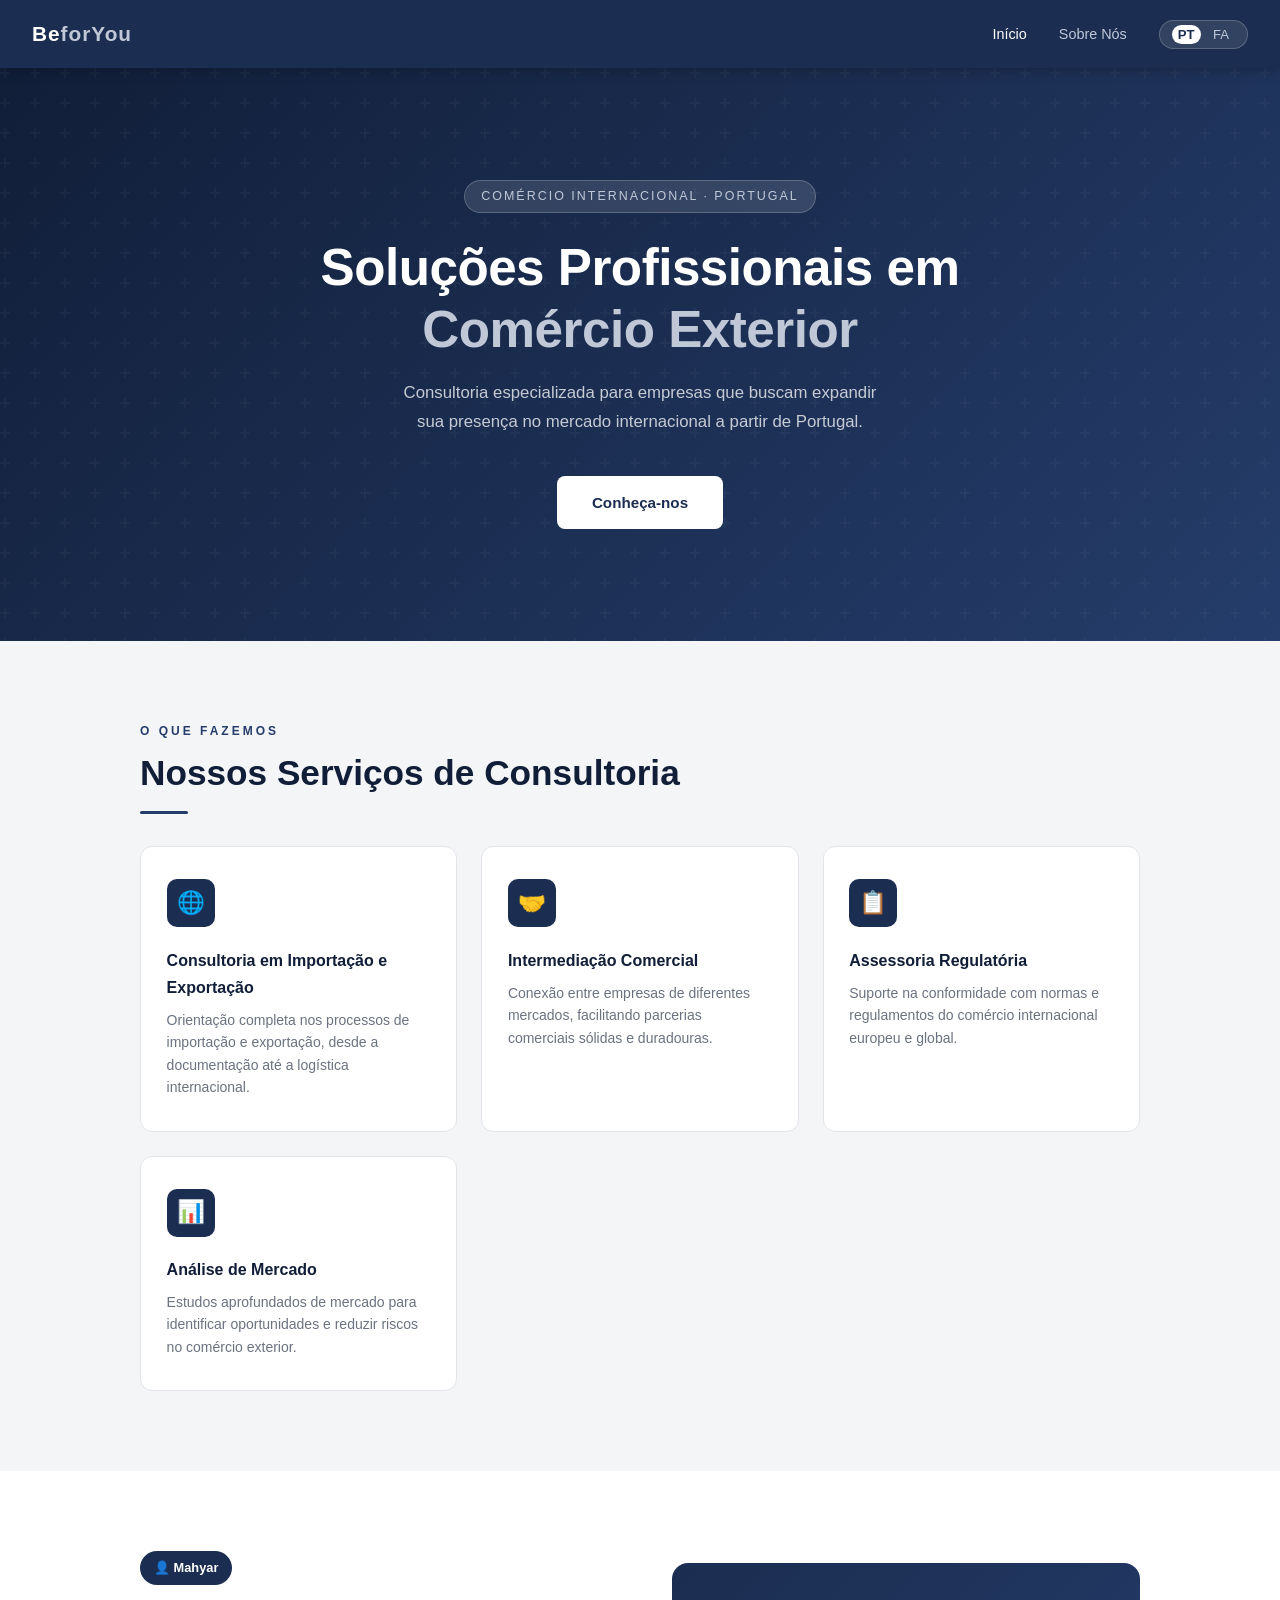
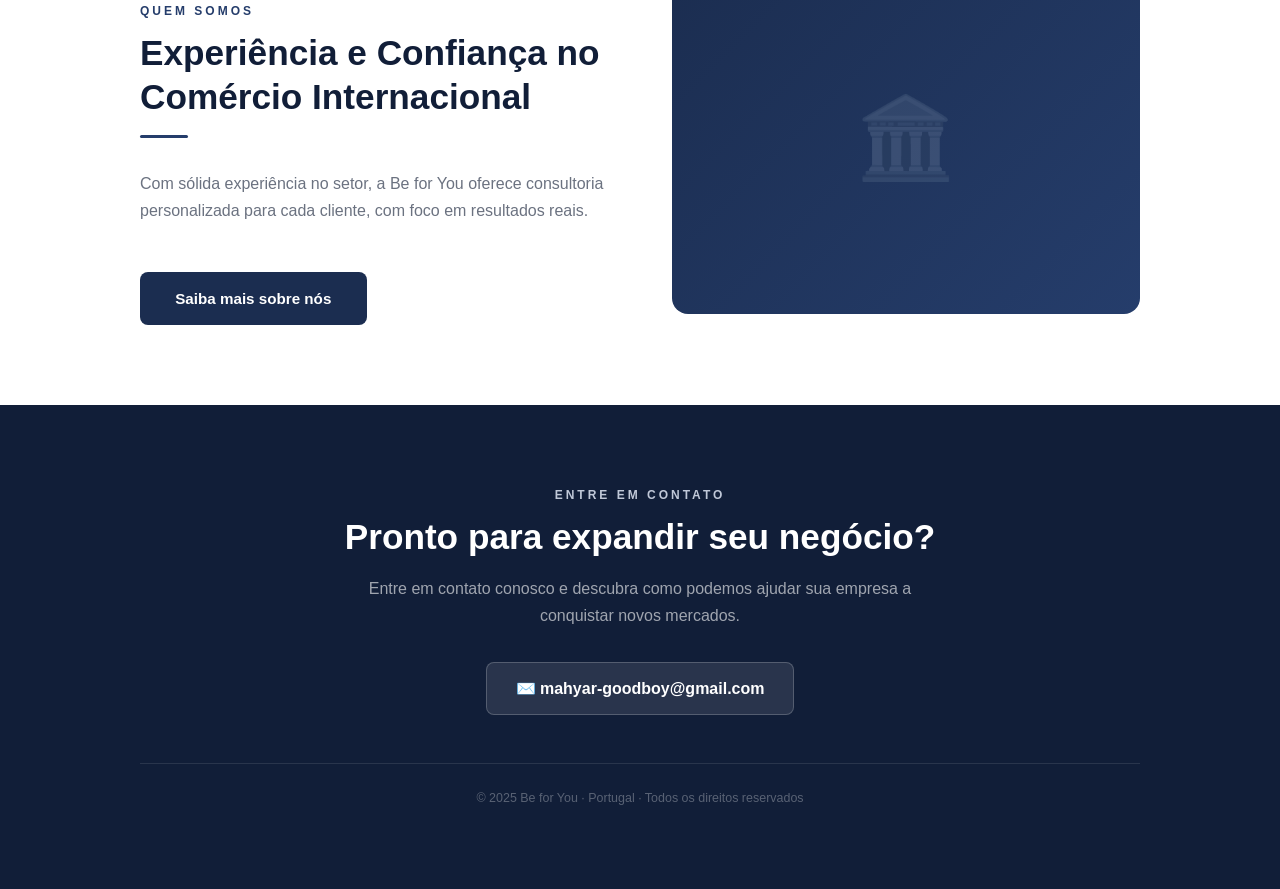
<file: beforyou/index.html>
<!DOCTYPE html>
<html lang="pt">
<head>
  <meta charset="UTF-8" />
  <meta name="viewport" content="width=device-width, initial-scale=1.0" />
  <title>Be for You — Comércio Internacional</title>
  <link rel="stylesheet" href="style.css" />
</head>
<body>

  <!-- NAV -->
  <nav>
    <a href="index.html" class="nav-logo">Be<span>forYou</span></a>
    <ul class="nav-links">
      <li><a href="index.html" class="active" data-pt="Início" data-fa="خانه">Início</a></li>
      <li><a href="about.html" data-pt="Sobre Nós" data-fa="درباره ما">Sobre Nós</a></li>
      <li>
        <div class="lang-toggle">
          <button class="lang-btn active" id="btn-pt" onclick="setLang('pt')">PT</button>
          <button class="lang-btn" id="btn-fa" onclick="setLang('fa')">FA</button>
        </div>
      </li>
    </ul>
  </nav>

  <!-- HERO -->
  <section class="hero">
    <div class="hero-inner">
      <div class="hero-tag" data-pt="Comércio Internacional · Portugal" data-fa="بازرگانی بین‌الملل · پرتغال">
        Comércio Internacional · Portugal
      </div>
      <h1 data-pt="Soluções Profissionais em <em>Comércio Exterior</em>" data-fa="راهکارهای حرفه‌ای در <em>بازرگانی خارجی</em>">
        Soluções Profissionais em <em>Comércio Exterior</em>
      </h1>
      <p data-pt="Consultoria especializada para empresas que buscam expandir sua presença no mercado internacional a partir de Portugal."
         data-fa="مشاوره تخصصی برای کسب‌وکارهایی که به دنبال گسترش حضور خود در بازارهای بین‌الملل از پرتغال هستند.">
        Consultoria especializada para empresas que buscam expandir sua presença no mercado internacional a partir de Portugal.
      </p>
      <a href="about.html" class="btn-primary"
         data-pt="Conheça-nos" data-fa="بیشتر بدانید">Conheça-nos</a>
    </div>
  </section>

  <!-- SERVICES -->
  <section class="services-bg">
    <div class="section-inner">
      <p class="section-label" data-pt="O que fazemos" data-fa="خدمات ما">O que fazemos</p>
      <h2 class="section-title" data-pt="Nossos Serviços de Consultoria" data-fa="خدمات مشاوره‌ای ما">
        Nossos Serviços de Consultoria
      </h2>
      <div class="divider"></div>
      <div class="services-grid">

        <div class="service-card">
          <div class="service-icon">🌐</div>
          <h3 data-pt="Consultoria em Importação e Exportação" data-fa="مشاوره واردات و صادرات">
            Consultoria em Importação e Exportação
          </h3>
          <p data-pt="Orientação completa nos processos de importação e exportação, desde a documentação até a logística internacional."
             data-fa="راهنمایی کامل در فرآیندهای واردات و صادرات، از مستندات تا لجستیک بین‌الملل.">
            Orientação completa nos processos de importação e exportação, desde a documentação até a logística internacional.
          </p>
        </div>

        <div class="service-card">
          <div class="service-icon">🤝</div>
          <h3 data-pt="Intermediação Comercial" data-fa="واسطه‌گری تجاری">
            Intermediação Comercial
          </h3>
          <p data-pt="Conexão entre empresas de diferentes mercados, facilitando parcerias comerciais sólidas e duradouras."
             data-fa="ارتباط میان شرکت‌های بازارهای مختلف و تسهیل مشارکت‌های تجاری پایدار.">
            Conexão entre empresas de diferentes mercados, facilitando parcerias comerciais sólidas e duradouras.
          </p>
        </div>

        <div class="service-card">
          <div class="service-icon">📋</div>
          <h3 data-pt="Assessoria Regulatória" data-fa="مشاوره مقرراتی">
            Assessoria Regulatória
          </h3>
          <p data-pt="Suporte na conformidade com normas e regulamentos do comércio internacional europeu e global."
             data-fa="پشتیبانی در رعایت استانداردها و مقررات تجارت بین‌الملل اروپایی و جهانی.">
            Suporte na conformidade com normas e regulamentos do comércio internacional europeu e global.
          </p>
        </div>

        <div class="service-card">
          <div class="service-icon">📊</div>
          <h3 data-pt="Análise de Mercado" data-fa="تحلیل بازار">
            Análise de Mercado
          </h3>
          <p data-pt="Estudos aprofundados de mercado para identificar oportunidades e reduzir riscos no comércio exterior."
             data-fa="مطالعات عمیق بازار برای شناسایی فرصت‌ها و کاهش ریسک در تجارت خارجی.">
            Estudos aprofundados de mercado para identificar oportunidades e reduzir riscos no comércio exterior.
          </p>
        </div>

      </div>
    </div>
  </section>

  <!-- ABOUT TEASER -->
  <section>
    <div class="section-inner">
      <div class="about-teaser">
        <div>
          <div class="about-badge">👤 Mahyar</div>
          <p class="section-label" data-pt="Quem somos" data-fa="درباره ما">Quem somos</p>
          <h2 class="section-title" data-pt="Experiência e Confiança no Comércio Internacional" data-fa="تجربه و اعتماد در تجارت بین‌الملل">
            Experiência e Confiança no Comércio Internacional
          </h2>
          <div class="divider"></div>
          <p class="section-sub" data-pt="Com sólida experiência no setor, a Be for You oferece consultoria personalizada para cada cliente, com foco em resultados reais."
             data-fa="با تجربه‌ای محکم در این حوزه، شرکت Be for You مشاوره اختصاصی برای هر مشتری ارائه می‌دهد با تمرکز بر نتایج واقعی.">
            Com sólida experiência no setor, a Be for You oferece consultoria personalizada para cada cliente, com foco em resultados reais.
          </p>
          <a href="about.html" class="btn-primary" style="background:var(--navy);color:#fff;"
             data-pt="Saiba mais sobre nós" data-fa="بیشتر درباره ما بدانید">Saiba mais sobre nós</a>
        </div>
        <div class="about-img-box">🏛️</div>
      </div>
    </div>
  </section>

  <!-- CONTACT -->
  <section class="contact-section">
    <div class="section-inner">
      <p class="section-label" style="color:var(--accent);" data-pt="Entre em contato" data-fa="تماس با ما">Entre em contato</p>
      <h2 class="section-title" data-pt="Pronto para expandir seu negócio?" data-fa="آماده‌اید کسب‌وکارتان را گسترش دهید؟">
        Pronto para expandir seu negócio?
      </h2>
      <p class="section-sub"
         data-pt="Entre em contato conosco e descubra como podemos ajudar sua empresa a conquistar novos mercados."
         data-fa="با ما تماس بگیرید و بیابید چگونه می‌توانیم به کسب‌وکار شما در فتح بازارهای جدید کمک کنیم.">
        Entre em contato conosco e descubra como podemos ajudar sua empresa a conquistar novos mercados.
      </p>
      <a href="mailto:mahyar-goodboy@gmail.com" class="contact-email">
        ✉️ mahyar-goodboy@gmail.com
      </a>
      <footer>
        <p>© 2025 Be for You · Portugal · <span data-pt="Todos os direitos reservados" data-fa="تمام حقوق محفوظ است">Todos os direitos reservados</span></p>
      </footer>
    </div>
  </section>

  <script src="lang.js"></script>
</body>
</html>
</file>
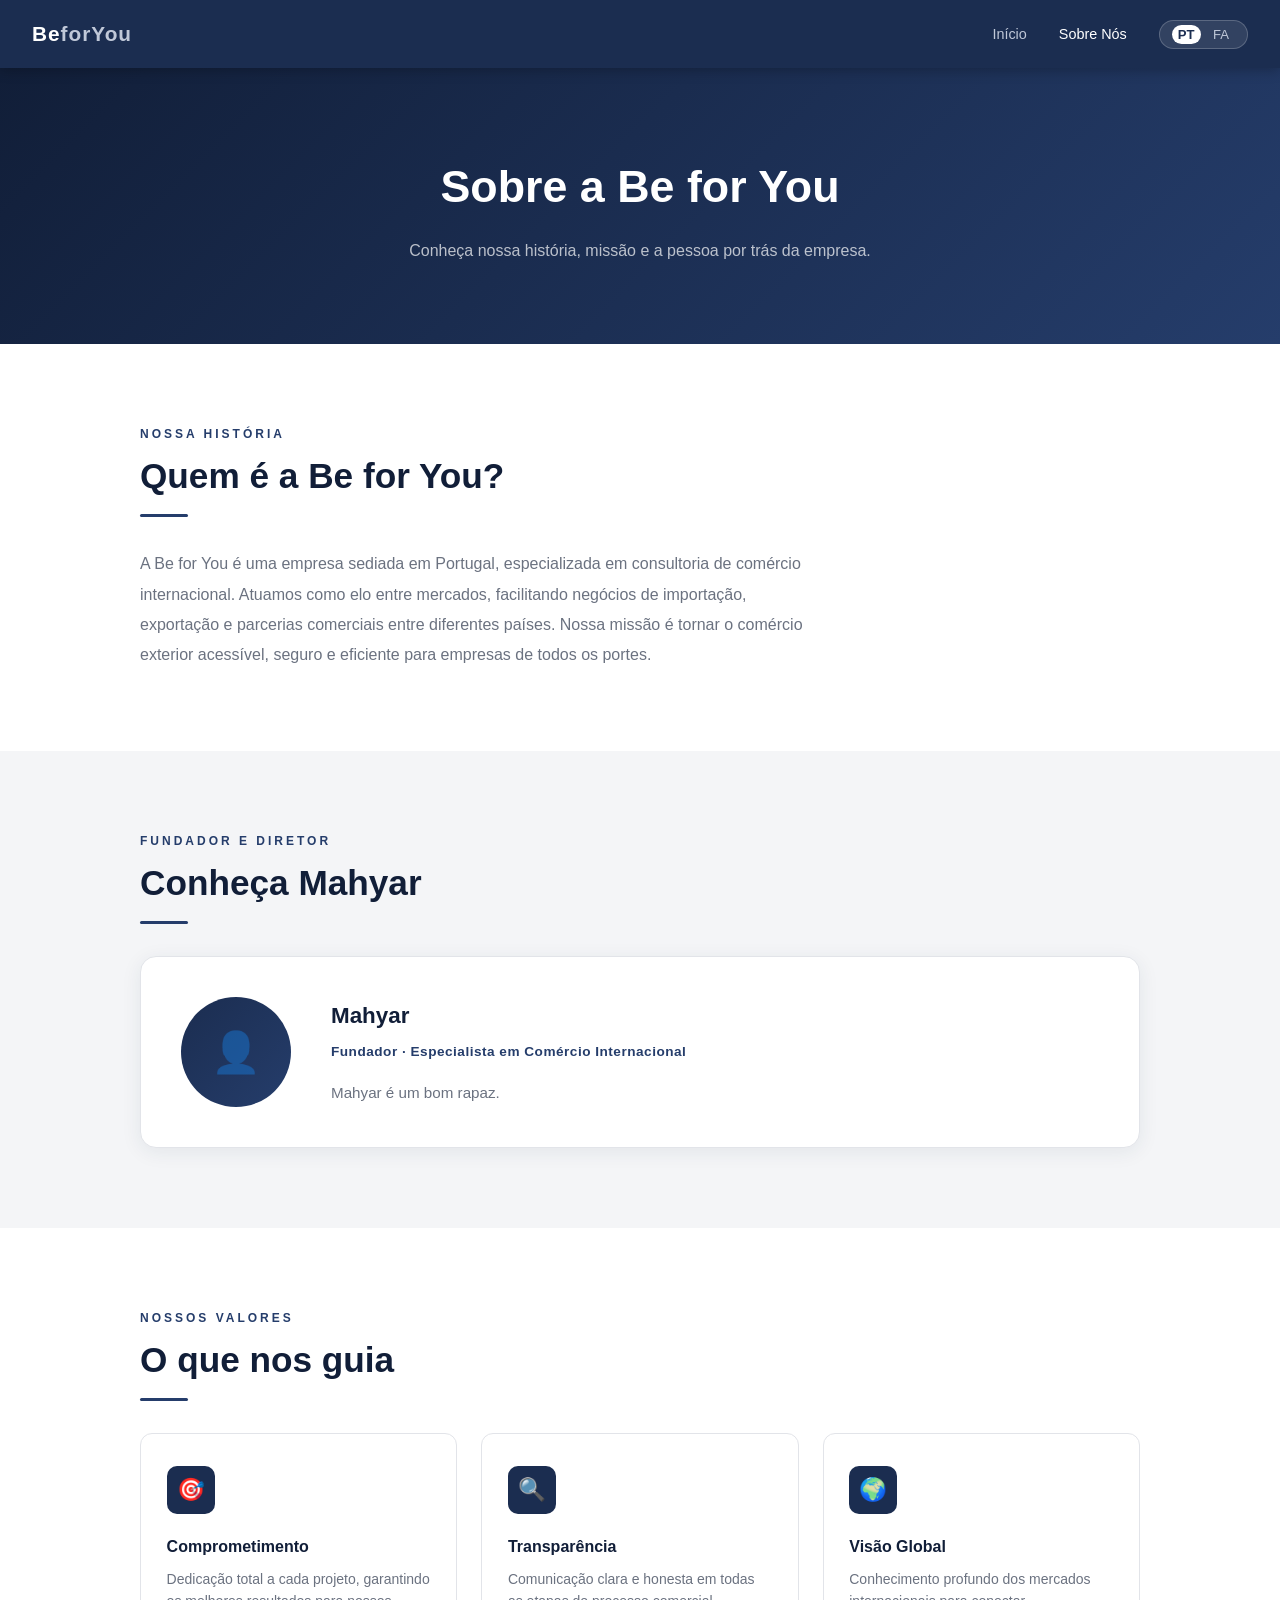
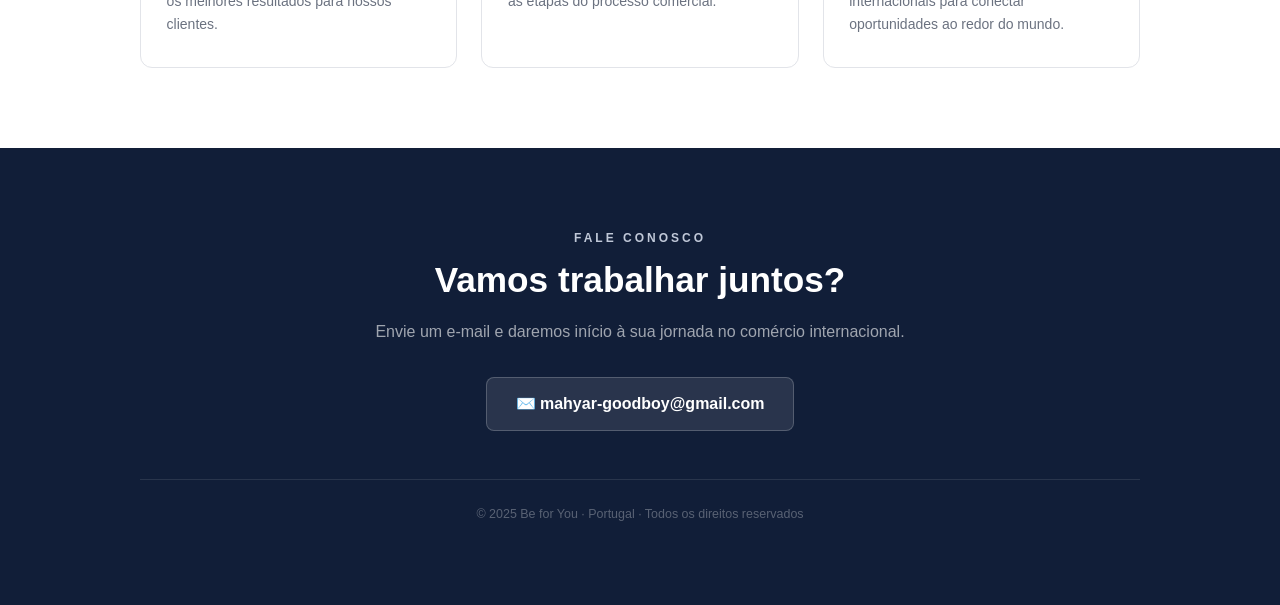
<file: beforyou/about.html>
<!DOCTYPE html>
<html lang="pt">
<head>
  <meta charset="UTF-8" />
  <meta name="viewport" content="width=device-width, initial-scale=1.0" />
  <title>Be for You — Sobre Nós</title>
  <link rel="stylesheet" href="style.css" />
</head>
<body>

  <!-- NAV -->
  <nav>
    <a href="index.html" class="nav-logo">Be<span>forYou</span></a>
    <ul class="nav-links">
      <li><a href="index.html" data-pt="Início" data-fa="خانه">Início</a></li>
      <li><a href="about.html" class="active" data-pt="Sobre Nós" data-fa="درباره ما">Sobre Nós</a></li>
      <li>
        <div class="lang-toggle">
          <button class="lang-btn active" id="btn-pt" onclick="setLang('pt')">PT</button>
          <button class="lang-btn" id="btn-fa" onclick="setLang('fa')">FA</button>
        </div>
      </li>
    </ul>
  </nav>

  <!-- ABOUT HERO -->
  <div class="about-hero">
    <h1 data-pt="Sobre a Be for You" data-fa="درباره Be for You">Sobre a Be for You</h1>
    <p data-pt="Conheça nossa história, missão e a pessoa por trás da empresa."
       data-fa="با تاریخچه، ماموریت و فرد پشت این شرکت آشنا شوید.">
      Conheça nossa história, missão e a pessoa por trás da empresa.
    </p>
  </div>

  <!-- COMPANY STORY -->
  <section>
    <div class="section-inner">
      <p class="section-label" data-pt="Nossa história" data-fa="داستان ما">Nossa história</p>
      <h2 class="section-title" data-pt="Quem é a Be for You?" data-fa="Be for You کیست؟">
        Quem é a Be for You?
      </h2>
      <div class="divider"></div>
      <p style="color:var(--gray);font-size:1rem;line-height:1.9;max-width:680px;"
         data-pt="A Be for You é uma empresa sediada em Portugal, especializada em consultoria de comércio internacional. Atuamos como elo entre mercados, facilitando negócios de importação, exportação e parcerias comerciais entre diferentes países. Nossa missão é tornar o comércio exterior acessível, seguro e eficiente para empresas de todos os portes."
         data-fa="شرکت Be for You مستقر در پرتغال، متخصص در مشاوره تجارت بین‌الملل است. ما به عنوان پیوندی میان بازارها عمل می‌کنیم و تجارت واردات، صادرات و مشارکت‌های تجاری میان کشورهای مختلف را تسهیل می‌کنیم. ماموریت ما این است که تجارت خارجی را برای شرکت‌های تمام اندازه‌ها در دسترس، امن و کارآمد سازیم.">
        A Be for You é uma empresa sediada em Portugal, especializada em consultoria de comércio internacional. Atuamos como elo entre mercados, facilitando negócios de importação, exportação e parcerias comerciais entre diferentes países. Nossa missão é tornar o comércio exterior acessível, seguro e eficiente para empresas de todos os portes.
      </p>
    </div>
  </section>

  <!-- MAHYAR PROFILE -->
  <section class="services-bg">
    <div class="section-inner">
      <p class="section-label" data-pt="Fundador e Diretor" data-fa="بنیان‌گذار و مدیر">Fundador e Diretor</p>
      <h2 class="section-title" data-pt="Conheça Mahyar" data-fa="با مهیار آشنا شوید">
        Conheça Mahyar
      </h2>
      <div class="divider"></div>

      <div class="profile-card">
        <div class="profile-avatar">👤</div>
        <div>
          <h3 class="profile-name">Mahyar</h3>
          <p class="profile-title"
             data-pt="Fundador · Especialista em Comércio Internacional"
             data-fa="بنیان‌گذار · متخصص تجارت بین‌الملل">
            Fundador · Especialista em Comércio Internacional
          </p>
          <p class="profile-bio"
             data-pt="Mahyar é um bom rapaz."
             data-fa="مهیار پسر خوبی است.">
            Mahyar é um bom rapaz.
          </p>
        </div>
      </div>
    </div>
  </section>

  <!-- VALUES -->
  <section>
    <div class="section-inner">
      <p class="section-label" data-pt="Nossos valores" data-fa="ارزش‌های ما">Nossos valores</p>
      <h2 class="section-title" data-pt="O que nos guia" data-fa="آنچه ما را هدایت می‌کند">O que nos guia</h2>
      <div class="divider"></div>
      <div class="services-grid">
        <div class="service-card">
          <div class="service-icon">🎯</div>
          <h3 data-pt="Comprometimento" data-fa="تعهد">Comprometimento</h3>
          <p data-pt="Dedicação total a cada projeto, garantindo os melhores resultados para nossos clientes."
             data-fa="تعهد کامل به هر پروژه و اطمینان از بهترین نتایج برای مشتریانمان.">
            Dedicação total a cada projeto, garantindo os melhores resultados para nossos clientes.
          </p>
        </div>
        <div class="service-card">
          <div class="service-icon">🔍</div>
          <h3 data-pt="Transparência" data-fa="شفافیت">Transparência</h3>
          <p data-pt="Comunicação clara e honesta em todas as etapas do processo comercial."
             data-fa="ارتباط شفاف و صادقانه در تمام مراحل فرآیند تجاری.">
            Comunicação clara e honesta em todas as etapas do processo comercial.
          </p>
        </div>
        <div class="service-card">
          <div class="service-icon">🌍</div>
          <h3 data-pt="Visão Global" data-fa="دیدگاه جهانی">Visão Global</h3>
          <p data-pt="Conhecimento profundo dos mercados internacionais para conectar oportunidades ao redor do mundo."
             data-fa="دانش عمیق از بازارهای بین‌الملل برای اتصال فرصت‌ها در سراسر جهان.">
            Conhecimento profundo dos mercados internacionais para conectar oportunidades ao redor do mundo.
          </p>
        </div>
      </div>
    </div>
  </section>

  <!-- CONTACT -->
  <section class="contact-section">
    <div class="section-inner">
      <p class="section-label" style="color:var(--accent);" data-pt="Fale conosco" data-fa="تماس با ما">Fale conosco</p>
      <h2 class="section-title" data-pt="Vamos trabalhar juntos?" data-fa="با هم کار کنیم؟">
        Vamos trabalhar juntos?
      </h2>
      <p class="section-sub"
         data-pt="Envie um e-mail e daremos início à sua jornada no comércio internacional."
         data-fa="یک ایمیل بفرستید و سفر شما در تجارت بین‌الملل را آغاز کنیم.">
        Envie um e-mail e daremos início à sua jornada no comércio internacional.
      </p>
      <a href="mailto:mahyar-goodboy@gmail.com" class="contact-email">
        ✉️ mahyar-goodboy@gmail.com
      </a>
      <footer>
        <p>© 2025 Be for You · Portugal · <span data-pt="Todos os direitos reservados" data-fa="تمام حقوق محفوظ است">Todos os direitos reservados</span></p>
      </footer>
    </div>
  </section>

  <script src="lang.js"></script>
</body>
</html>
</file>
<file: beforyou/style.css>
/* ── Reset & Base ── */
*, *::before, *::after { box-sizing: border-box; margin: 0; padding: 0; }

:root {
  --navy:      #1b2d50;
  --navy-dark: #111e38;
  --navy-mid:  #253d6b;
  --gray:      #6b7280;
  --gray-light:#f4f5f7;
  --gray-mid:  #e2e4e9;
  --white:     #ffffff;
  --accent:    #c0c8d8;
  --text:      #1a1a2e;
}

html { scroll-behavior: smooth; }

body {
  font-family: 'Segoe UI', Tahoma, Geneva, Verdana, sans-serif;
  color: var(--text);
  background: var(--white);
  line-height: 1.7;
}

/* RTL support for Persian */
body.fa {
  font-family: 'Segoe UI', Tahoma, Arial, sans-serif;
  direction: rtl;
  text-align: right;
}

/* ── NAV ── */
nav {
  background: var(--navy);
  padding: 0 2rem;
  display: flex;
  align-items: center;
  justify-content: space-between;
  height: 68px;
  position: sticky;
  top: 0;
  z-index: 100;
  box-shadow: 0 2px 12px rgba(0,0,0,.25);
}

.nav-logo {
  color: var(--white);
  font-size: 1.3rem;
  font-weight: 700;
  letter-spacing: 1px;
  text-decoration: none;
}

.nav-logo span { color: var(--accent); }

.nav-links {
  display: flex;
  align-items: center;
  gap: 2rem;
  list-style: none;
}

.nav-links a {
  color: var(--accent);
  text-decoration: none;
  font-size: 0.9rem;
  font-weight: 500;
  transition: color .2s;
}

.nav-links a:hover,
.nav-links a.active { color: var(--white); }

/* Language Toggle */
.lang-toggle {
  display: flex;
  align-items: center;
  gap: 0.4rem;
  background: rgba(255,255,255,.1);
  border: 1px solid rgba(255,255,255,.2);
  border-radius: 20px;
  padding: 4px 12px;
  cursor: pointer;
}

.lang-btn {
  background: none;
  border: none;
  color: var(--accent);
  font-size: 0.82rem;
  cursor: pointer;
  padding: 2px 6px;
  border-radius: 12px;
  transition: all .2s;
  font-family: inherit;
}

.lang-btn.active {
  background: var(--white);
  color: var(--navy);
  font-weight: 700;
}

/* ── HERO ── */
.hero {
  background: linear-gradient(135deg, var(--navy-dark) 0%, var(--navy-mid) 100%);
  color: var(--white);
  padding: 7rem 2rem;
  text-align: center;
  position: relative;
  overflow: hidden;
}

.hero::before {
  content: '';
  position: absolute;
  inset: 0;
  background: url("data:image/svg+xml,%3Csvg width='60' height='60' viewBox='0 0 60 60' xmlns='http://www.w3.org/2000/svg'%3E%3Cg fill='none' fill-rule='evenodd'%3E%3Cg fill='%23ffffff' fill-opacity='0.03'%3E%3Cpath d='M36 34v-4h-2v4h-4v2h4v4h2v-4h4v-2h-4zm0-30V0h-2v4h-4v2h4v4h2V6h4V4h-4zM6 34v-4H4v4H0v2h4v4h2v-4h4v-2H6zM6 4V0H4v4H0v2h4v4h2V6h4V4H6z'/%3E%3C/g%3E%3C/g%3E%3C/svg%3E");
}

.hero-inner { position: relative; max-width: 700px; margin: 0 auto; }

.hero-tag {
  display: inline-block;
  background: rgba(255,255,255,.12);
  border: 1px solid rgba(255,255,255,.2);
  color: var(--accent);
  font-size: 0.78rem;
  letter-spacing: 2px;
  text-transform: uppercase;
  padding: 5px 16px;
  border-radius: 20px;
  margin-bottom: 1.5rem;
}

.hero h1 {
  font-size: clamp(2rem, 5vw, 3.2rem);
  font-weight: 800;
  line-height: 1.2;
  margin-bottom: 1.2rem;
  letter-spacing: -0.5px;
}

.hero h1 em {
  font-style: normal;
  color: var(--accent);
}

.hero p {
  font-size: 1.05rem;
  color: rgba(255,255,255,.75);
  max-width: 500px;
  margin: 0 auto 2.5rem;
}

.btn-primary {
  display: inline-block;
  background: var(--white);
  color: var(--navy);
  padding: 0.85rem 2.2rem;
  border-radius: 8px;
  font-weight: 700;
  text-decoration: none;
  font-size: 0.95rem;
  transition: transform .2s, box-shadow .2s;
}

.btn-primary:hover {
  transform: translateY(-2px);
  box-shadow: 0 8px 24px rgba(0,0,0,.2);
}

/* ── SECTIONS ── */
section { padding: 5rem 2rem; }

.section-inner { max-width: 1000px; margin: 0 auto; }

.section-label {
  font-size: 0.75rem;
  font-weight: 700;
  letter-spacing: 3px;
  text-transform: uppercase;
  color: var(--navy-mid);
  margin-bottom: 0.6rem;
}

.section-title {
  font-size: clamp(1.5rem, 3vw, 2.2rem);
  font-weight: 800;
  color: var(--navy-dark);
  margin-bottom: 1rem;
  line-height: 1.25;
}

.section-sub {
  font-size: 1rem;
  color: var(--gray);
  max-width: 560px;
  margin-bottom: 3rem;
}

/* ── SERVICES ── */
.services-bg { background: var(--gray-light); }

.services-grid {
  display: grid;
  grid-template-columns: repeat(auto-fit, minmax(240px, 1fr));
  gap: 1.5rem;
}

.service-card {
  background: var(--white);
  border-radius: 12px;
  padding: 2rem 1.6rem;
  border: 1px solid var(--gray-mid);
  transition: box-shadow .2s, transform .2s;
}

.service-card:hover {
  box-shadow: 0 8px 24px rgba(27,45,80,.1);
  transform: translateY(-3px);
}

.service-icon {
  width: 48px;
  height: 48px;
  background: var(--navy);
  border-radius: 10px;
  display: flex;
  align-items: center;
  justify-content: center;
  margin-bottom: 1.2rem;
  font-size: 1.4rem;
}

.service-card h3 {
  font-size: 1rem;
  font-weight: 700;
  color: var(--navy-dark);
  margin-bottom: 0.5rem;
}

.service-card p {
  font-size: 0.875rem;
  color: var(--gray);
  line-height: 1.6;
}

/* ── ABOUT TEASER (homepage) ── */
.about-teaser {
  display: grid;
  grid-template-columns: 1fr 1fr;
  gap: 4rem;
  align-items: center;
}

@media (max-width: 680px) {
  .about-teaser { grid-template-columns: 1fr; gap: 2rem; }
}

.about-badge {
  display: inline-flex;
  align-items: center;
  gap: 0.5rem;
  background: var(--navy);
  color: var(--white);
  font-size: 0.8rem;
  font-weight: 600;
  padding: 6px 14px;
  border-radius: 20px;
  margin-bottom: 1rem;
}

.about-img-box {
  background: linear-gradient(135deg, var(--navy) 0%, var(--navy-mid) 100%);
  border-radius: 16px;
  aspect-ratio: 4/3;
  display: flex;
  align-items: center;
  justify-content: center;
  font-size: 5rem;
  color: rgba(255,255,255,.15);
}

/* ── ABOUT PAGE ── */
.about-hero {
  background: linear-gradient(135deg, var(--navy-dark) 0%, var(--navy-mid) 100%);
  color: var(--white);
  padding: 5rem 2rem;
  text-align: center;
}

.about-hero h1 {
  font-size: clamp(1.8rem, 4vw, 2.8rem);
  font-weight: 800;
  margin-bottom: 0.8rem;
}

.about-hero p { color: rgba(255,255,255,.7); font-size: 1rem; }

.profile-card {
  background: var(--white);
  border: 1px solid var(--gray-mid);
  border-radius: 16px;
  padding: 2.5rem;
  display: flex;
  gap: 2.5rem;
  align-items: flex-start;
  box-shadow: 0 4px 20px rgba(27,45,80,.08);
}

@media (max-width: 600px) {
  .profile-card { flex-direction: column; gap: 1.5rem; }
}

.profile-avatar {
  width: 110px;
  height: 110px;
  background: linear-gradient(135deg, var(--navy) 0%, var(--navy-mid) 100%);
  border-radius: 50%;
  flex-shrink: 0;
  display: flex;
  align-items: center;
  justify-content: center;
  font-size: 2.5rem;
  color: rgba(255,255,255,.5);
}

.profile-name {
  font-size: 1.4rem;
  font-weight: 800;
  color: var(--navy-dark);
  margin-bottom: 0.3rem;
}

.profile-title {
  font-size: 0.85rem;
  color: var(--navy-mid);
  font-weight: 600;
  margin-bottom: 1rem;
  letter-spacing: 0.5px;
}

.profile-bio {
  font-size: 0.95rem;
  color: var(--gray);
  line-height: 1.8;
}

/* ── CONTACT / FOOTER ── */
.contact-section {
  background: var(--navy-dark);
  color: var(--white);
  text-align: center;
}

.contact-section .section-title { color: var(--white); }
.contact-section .section-sub { color: rgba(255,255,255,.6); margin: 0 auto 2rem; }

.contact-email {
  display: inline-flex;
  align-items: center;
  gap: 0.6rem;
  background: rgba(255,255,255,.1);
  border: 1px solid rgba(255,255,255,.2);
  color: var(--white);
  padding: 0.75rem 1.8rem;
  border-radius: 8px;
  text-decoration: none;
  font-size: 1rem;
  font-weight: 600;
  transition: background .2s;
  margin-bottom: 3rem;
}

.contact-email:hover { background: rgba(255,255,255,.18); }

footer {
  border-top: 1px solid rgba(255,255,255,.1);
  padding-top: 1.5rem;
  font-size: 0.78rem;
  color: rgba(255,255,255,.3);
}

/* ── Divider ── */
.divider {
  width: 48px;
  height: 3px;
  background: var(--navy-mid);
  border-radius: 2px;
  margin-bottom: 2rem;
}

/* ── Mobile nav ── */
@media (max-width: 520px) {
  .nav-links { gap: 1rem; }
  .nav-links a { font-size: 0.8rem; }
}
</file>
